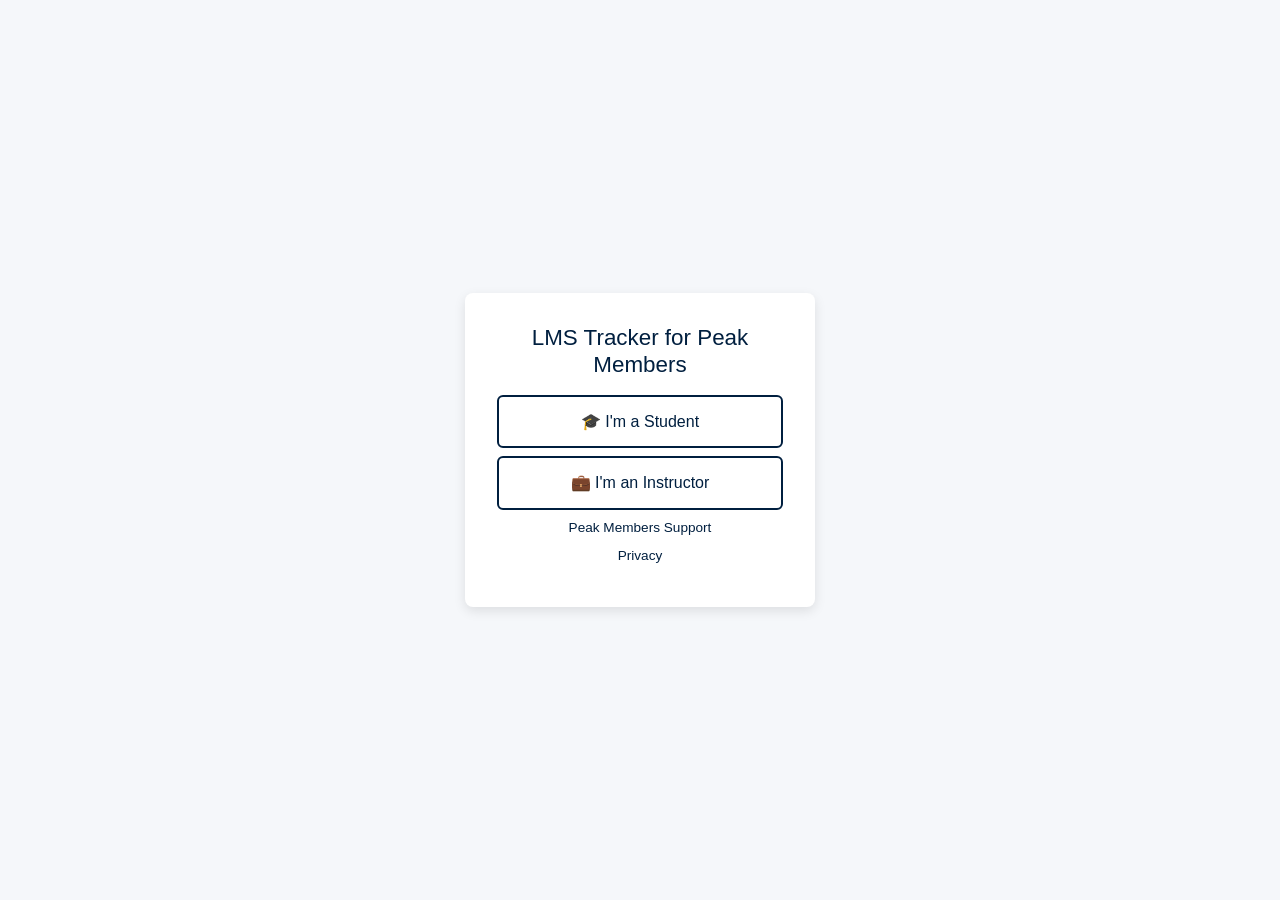
<file: Login Page 2.0/index.html>
<!doctype html>
<html lang="en">
  <head>
    <meta charset="UTF-8" />
    <title>LMS Login Page</title>
    <link rel="stylesheet" href="style.css" />

    <!-- Bootstrap CSS (CDN) -->
    <link
      href="https://cdn.jsdelivr.net/npm/bootstrap@5.3.2/dist/css/bootstrap.min.css"
      rel="stylesheet"
    />

    <!-- Your custom CSS -->
    <link rel="stylesheet" href="style.css" />
  </head>
  <body>
    <!-- Role Selection -->
    <div class="container" id="selection">
      <h1>LMS Tracker for Peak Members</h1>
      <button class="btn student" onclick="showStudentLogin()">
        🎓 I'm a Student
      </button>
      <button class="btn instructor" onclick="showInstructorLogin()">
        💼 I'm an Instructor
      </button>
      <a href="#" class="link">Peak Members Support</a>
      <a href="#" class="link">Privacy</a>
    </div>

    <!-- Student Login -->
    <div class="container" id="studentLogin" style="display: none">
      <h1>Student Access<br /><small>Peak Members Portal</small></h1>
      <div class="form-group">
        <label for="studentUsername">Username or Email</label>
        <input
          type="text"
          id="studentUsername"
          placeholder="Enter your Peak Member ID or email"
        />
      </div>
      <div class="form-group">
        <label for="studentPassword">Password</label>
        <input type="password" id="studentPassword" placeholder="********" />
      </div>
      <a href="#" class="link">Forgot password?</a>
      <p class="note">Peak Members: Use your organization credentials</p>
      <button class="btn active" onclick="login('student')">
        Sign In to Dashboard
      </button>
      <a href="#" class="link">New Peak Member? Contact administrator</a>
      <a href="#" class="link" onclick="backToSelection()"
        >← Back to selection</a
      >
    </div>

    <!-- Instructor Login -->
    <div class="container" id="instructorLogin" style="display: none">
      <h1>Instructor Access<br /><small>Peak Members Portal</small></h1>
      <div class="form-group">
        <label for="instructorUsername">Username or Email</label>
        <input
          type="text"
          id="instructorUsername"
          placeholder="Enter your Instructor ID or email"
        />
      </div>
      <div class="form-group">
        <label for="instructorPassword">Password</label>
        <input type="password" id="instructorPassword" placeholder="********" />
      </div>
      <a href="#" class="link">Forgot password?</a>
      <p class="note">Peak Members: Use your organization credentials</p>
      <button class="btn active" onclick="login('instructor')">
        Sign In to Dashboard
      </button>
      <a href="#" class="link">New Instructor? Contact administrator</a>
      <a href="#" class="link" onclick="backToSelection()"
        >← Back to selection</a
      >
    </div>

    <!-- Dashboard -->
    <div class="container" id="dashboard" style="display: none">
      <h1>LMS Tracker Dashboard</h1>
      <p class="dashboard">
        Welcome to Peak Members Portal<br />
        You have successfully logged in to the LMS Tracker Dashboard.<br />
        This is a placeholder dashboard. Your learning management content would
        appear here.
      </p>
    </div>

    <script src="script.js"></script>
    <!-- Bootstrap JS Bundle (CDN) -->
    <script src="https://cdn.jsdelivr.net/npm/bootstrap@5.3.2/dist/js/bootstrap.bundle.min.js"></script>

    <!-- Your custom JS -->
    <script src="script.js"></script>
  </body>
</html>
</file>
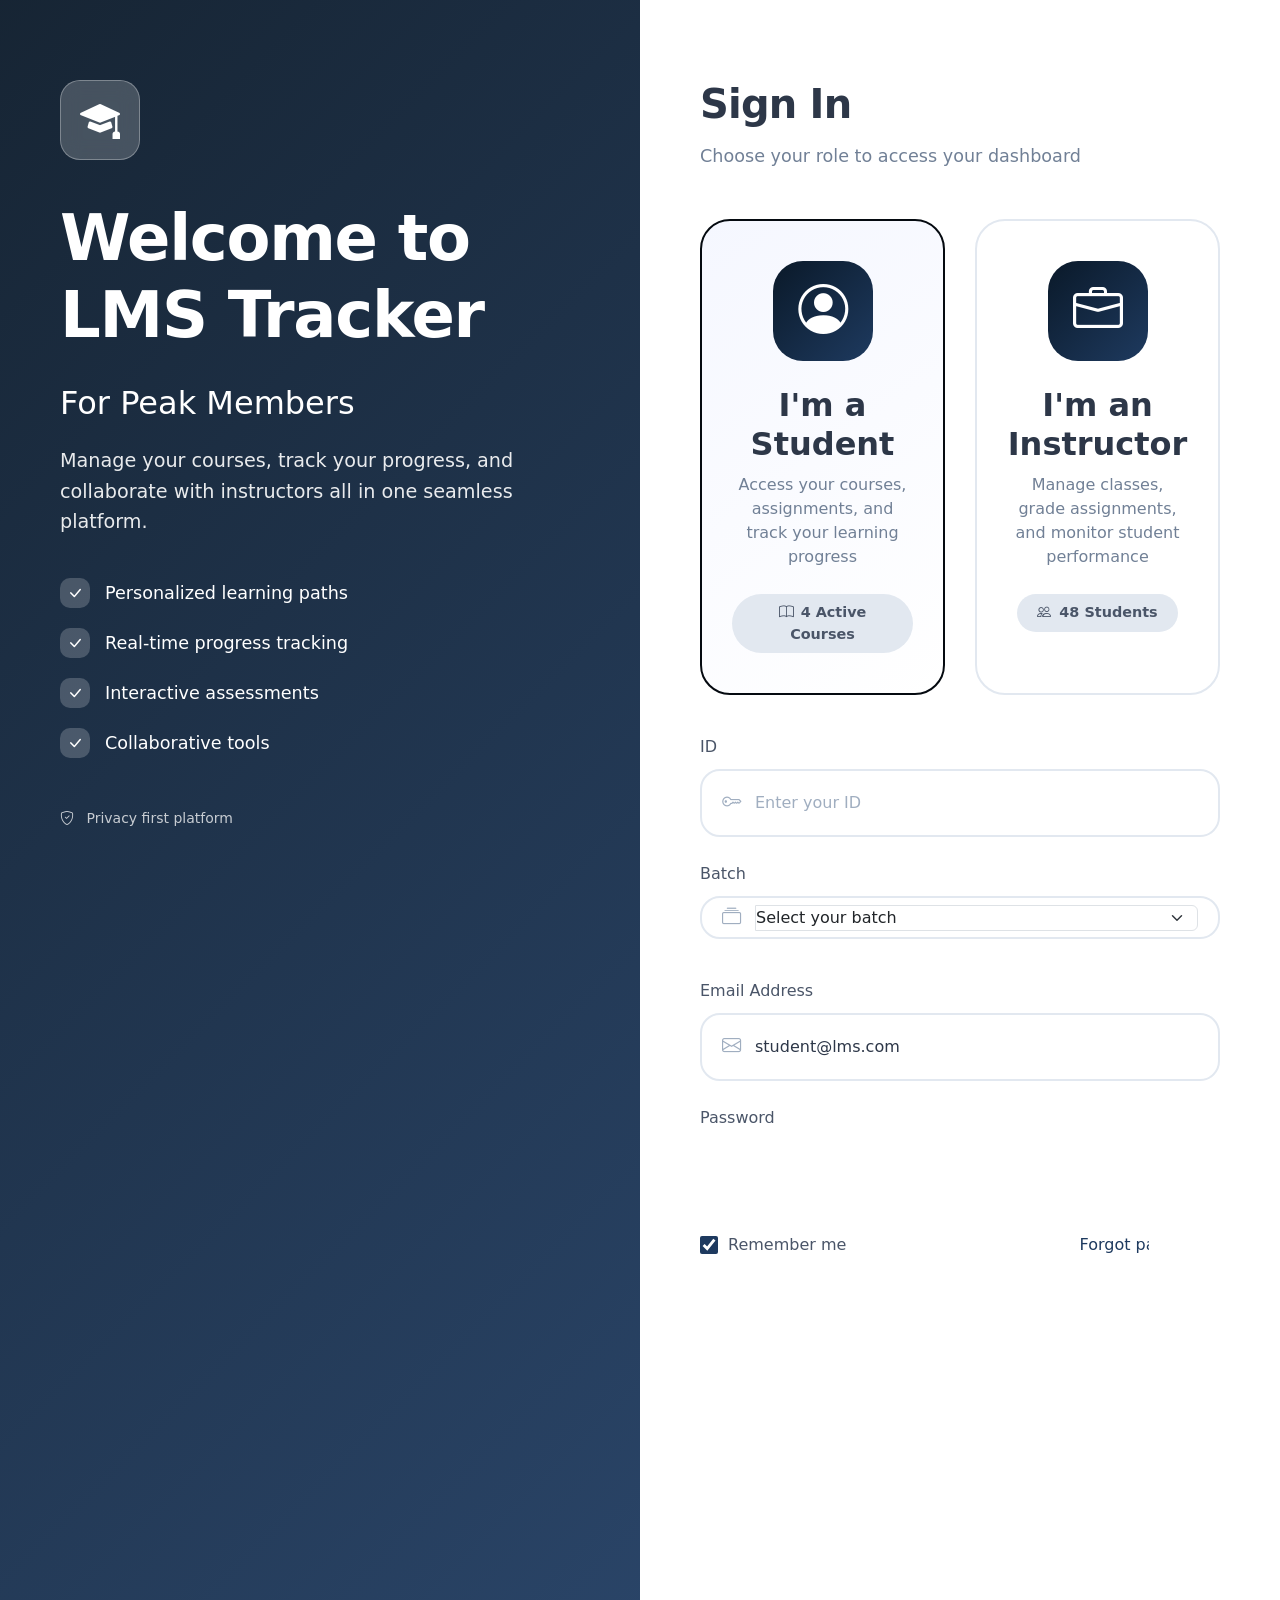
<file: login-page/index.html>
<!doctype html>
<html lang="en">
  <head>
    <meta charset="UTF-8" />
    <meta name="viewport" content="width=device-width, initial-scale=1.0" />
    <title>LMS Login-Page</title>

    <!-- Bootstrap 5 CSS CDN -->
    <link
      href="https://cdn.jsdelivr.net/npm/bootstrap@5.3.2/dist/css/bootstrap.min.css"
      rel="stylesheet"
    />
    <!-- Bootstrap Icons -->
    <link
      rel="stylesheet"
      href="https://cdn.jsdelivr.net/npm/bootstrap-icons@1.11.3/font/bootstrap-icons.min.css"
    />
    <!-- Google Fonts for Typography -->
    <link
      href="https://fonts.googleapis.com/css2?family=Inter:wght@300;400;500;600;700&display=swap"
      rel="stylesheet"
    />
    <!-- Custom CSS -->
    <link rel="stylesheet" href="styles.css" />
  </head>
  <body>
    <!-- Animated background elements for 8K depth -->
    <div class="bg-element bg-element-1"></div>
    <div class="bg-element bg-element-2"></div>
    <div class="bg-element bg-element-3"></div>

    <!-- Main login container -->
    <div class="login-container">
      <div class="dual-panel">
        <!-- Left panel - Welcome/Branding -->
        <div class="welcome-panel">
          <div class="brand-icon">
            <i class="bi bi-mortarboard-fill"></i>
          </div>
          <h1>Welcome to<br />LMS Tracker</h1>
          <h2>For Peak Members</h2>
          <br />
          <p>
            Manage your courses, track your progress, and collaborate with
            instructors all in one seamless platform.
          </p>

          <ul class="feature-list">
            <li><i class="bi bi-check-lg"></i> Personalized learning paths</li>
            <li><i class="bi bi-check-lg"></i> Real-time progress tracking</li>
            <li><i class="bi bi-check-lg"></i> Interactive assessments</li>
            <li><i class="bi bi-check-lg"></i> Collaborative tools</li>
          </ul>

          <div class="mt-5">
            <small class="opacity-75">
              <i class="bi bi-shield-check me-2"></i>
              Privacy first platform
            </small>
          </div>
        </div>

        <!-- Right panel - Login options -->
        <div class="login-panel">
          <div class="login-header">
            <h2>Sign In</h2>
            <p>Choose your role to access your dashboard</p>
          </div>

          <!-- Role Selection - Dual Option -->
          <div class="role-selection">
            <!-- Student Card -->
            <div class="role-card active" id="studentCard" data-role="student">
              <div class="role-icon">
                <i class="bi bi-person-circle"></i>
              </div>
              <h3>I'm a Student</h3>
              <p>
                Access your courses, assignments, and track your learning
                progress
              </p>
              <span class="role-badge">
                <i class="bi bi-book me-2"></i>4 Active Courses
              </span>
            </div>

            <!-- Instructor Card -->
            <div class="role-card" id="instructorCard" data-role="instructor">
              <div class="role-icon">
                <i class="bi bi-briefcase"></i>
              </div>
              <h3>I'm an Instructor</h3>
              <p>
                Manage classes, grade assignments, and monitor student
                performance
              </p>
              <span class="role-badge">
                <i class="bi bi-people me-2"></i>48 Students
              </span>
            </div>
          </div>

          <!-- Login Form -->
          <!-- Student Fields -->
          <div id="studentFields">
            <div class="form-group">
              <label>ID</label>
              <div class="input-group">
                <i class="bi bi-key"></i>
                <input type="text" placeholder="Enter your ID" id="studentId" />
              </div>
            </div>

            <div class="form-group">
              <label>Batch</label>
              <div class="input-group">
                <i class="bi bi-collection"></i>
                <select id="batch" class="form-select">
                  <option selected disabled>Select your batch</option>
                  <option>Batch 1</option>
                  <option>Batch 2</option>
                </select>
              </div>
            </div>
          </div>

          <form class="login-form" id="loginForm">
            <div class="form-group">
              <label>Email Address</label>
              <div class="input-group">
                <i class="bi bi-envelope"></i>
                <input
                  type="email"
                  placeholder="Enter your email"
                  id="email"
                  required
                />
              </div>
            </div>

            <div class="form-group">
              <label>Password</label>
              <div class="input-group">
                <i class="bi bi-lock"></i>
                <input
                  type="password"
                  placeholder="Enter your password"
                  id="password"
                  required
                />
                <i
                  class="bi bi-eye-slash toggle-password"
                  style="cursor: pointer; margin-left: 10px"
                ></i>
              </div>
            </div>

            <div class="form-options">
              <label class="remember-me">
                <input type="checkbox" checked />
                <span>Remember me</span>
              </label>
              <a href="#" class="forgot-link">Forgot password?</a>
            </div>

            <button type="submit" class="login-btn" id="loginBtn">
              Sign In as <span id="selectedRoleDisplay">Student</span>
            </button>

            <div class="signup-link">
              Don't have an account? <a href="#">Sign up now</a>
            </div>

            <div class="social-login">
              <p>Or continue with</p>
              <div class="social-icons">
                <a href="#" class="social-icon"><i class="bi bi-google"></i></a>
                <a href="#" class="social-icon"
                  ><i class="bi bi-microsoft"></i
                ></a>
                <a href="#" class="social-icon"><i class="bi bi-github"></i></a>
                <a href="#" class="social-icon"
                  ><i class="bi bi-linkedin"></i
                ></a>
              </div>
            </div>
          </form>
        </div>
      </div>
    </div>

    <!-- Bootstrap JS -->
    <script src="https://cdn.jsdelivr.net/npm/bootstrap@5.3.2/dist/js/bootstrap.bundle.min.js"></script>
    <!-- Custom JavaScript -->
    <script src="script.js"></script>
  </body>
</html>
</file>
<file: Login Page 2.0/style.css>
body {
  font-family: Arial, sans-serif;
  background: #f5f7fa;
  margin: 0;
  padding: 0;
  display: flex;
  justify-content: center;
  align-items: center;
  height: 100vh;
}

.container {
  background: #fff;
  padding: 2rem;
  border-radius: 8px;
  box-shadow: 0 4px 12px rgba(0,0,0,0.1);
  width: 350px;
  text-align: center;
}

h1 {
  font-size: 1.4rem;
  margin-bottom: 1rem;
  color: #001f3f; /* Navy Blue */
}

small {
  font-size: 0.9rem;
  color: #555;
}

.btn {
  display: block;
  width: 100%;
  padding: 0.8rem;
  margin: 0.5rem 0;
  border: 2px solid #001f3f;
  border-radius: 6px;
  font-size: 1rem;
  cursor: pointer;
  transition: background 0.3s, color 0.3s;
  background: #fff;
  color: #001f3f;
}

.btn:hover {
  background: #001f3f;
  color: #fff;
}

.btn.active {
  background: #001f3f;
  color: #fff;
}

.form-group {
  text-align: left;
  margin-bottom: 1rem;
}

label {
  display: block;
  font-size: 0.9rem;
  margin-bottom: 0.3rem;
  color: #001f3f;
}

input {
  width: 100%;
  padding: 0.6rem;
  border: 1px solid #ccc;
  border-radius: 6px;
  font-size: 1rem;
}

.link {
  display: block;
  margin: 0.5rem 0;
  font-size: 0.85rem;
  color: #001f3f;
  text-decoration: none;
}

.link:hover {
  text-decoration: underline;
}

.note {
  font-size: 0.85rem;
  color: #666;
}

.dashboard {
  font-size: 1rem;
  color: #333;
}
</file>
<file: login-page/styles.css>
@keyframes slideDown {
  from {
    opacity: 0;
    transform: translate(-50%, -20px);
  }
  to {
    opacity: 1;
    transform: translate(-50%, 0);
  }
}

.dual-panel {* {
    margin: 0;
    padding: 0;
    box-sizing: border-box;
}

body {
    font-family: "Inter", sans-serif;
    background: linear-gradient(135deg, #0a1929 0%, #1e3a5f 100%);
    min-height: 100vh;
    display: flex;
    align-items: center;
    justify-content: center;
    position: relative;
    overflow: hidden;
}

/* Animated background elements */
.bg-element {
    position: absolute;
    background: rgba(255, 255, 255, 0.05);
    border-radius: 50%;
    animation: float 20s infinite;
}

.bg-element-1 {
    width: 600px;
    height: 600px;
    top: -200px;
    right: -200px;
    background: radial-gradient(circle, rgba(255, 255, 255, 0.1) 0%, rgba(255, 255, 255, 0) 70%);
}

.bg-element-2 {
    width: 400px;
    height: 400px;
    bottom: -100px;
    left: -100px;
    background: radial-gradient(circle, rgba(255, 255, 255, 0.08) 0%, rgba(255, 255, 255, 0) 70%);
    animation-delay: -5s;
}

.bg-element-3 {
    width: 300px;
    height: 300px;
    top: 50%;
    left: 50%;
    transform: translate(-50%, -50%);
    background: radial-gradient(circle, rgba(255, 255, 255, 0.03) 0%, rgba(255, 255, 255, 0) 70%);
    animation-delay: -10s;
}

@keyframes float {
    0%, 100% {
        transform: translate(0, 0) rotate(0deg);
    }
    25% {
        transform: translate(50px, 50px) rotate(90deg);
    }
    50% {
        transform: translate(0, 100px) rotate(180deg);
    }
    75% {
        transform: translate(-50px, 50px) rotate(270deg);
    }
}

@keyframes slideUp {
    from {
        opacity: 0;
        transform: translateY(50px);
    }
    to {
        opacity: 1;
        transform: translateY(0);
    }
}

@keyframes slideDown {
    from {
        opacity: 0;
        transform: translate(-50%, -20px);
    }
    to {
        opacity: 1;
        transform: translate(-50%, 0);
    }
}

@keyframes spinner {
    to {
        transform: rotate(360deg);
    }
}

/* Main container with glassmorphism effect */
.login-container {
    width: 100%;
    max-width: 1200px; /* Reduced from 1400px */
    margin: 0 auto; /* This centers the container */
    padding: 20px;
    position: relative;
    z-index: 10;
}
/* Dual-panel layout */
.dual-panel {
    display: flex;
    background: rgba(255, 255, 255, 0.1);
    backdrop-filter: blur(20px);
    -webkit-backdrop-filter: blur(20px);
    border-radius: 50px;
    overflow: hidden;
    box-shadow: 0 50px 100px rgba(0, 0, 0, 0.3);
    border: 1px solid rgba(255, 255, 255, 0.2);
    animation: slideUp 0.8s ease;
    opacity: 1;
    transition: opacity 0.5s ease;
    margin: 0 auto; /* Add this line */
}

/* Left panel - Welcome/Branding */
.welcome-panel {
    flex: 1;
    padding: 80px 60px;
    background: linear-gradient(
    135deg,
    rgba(10, 25, 41, 0.95) 0%,
    rgba(30, 58, 95, 0.95) 100%
  );
    color: white;
    display: flex;
    flex-direction: column;
    justify-content: center;
}

.brand-icon {
    width: 80px;
    height: 80px;
    background: rgba(255, 255, 255, 0.2);
    border-radius: 20px;
    display: flex;
    align-items: center;
    justify-content: center;
    margin-bottom: 40px;
    border: 1px solid rgba(255, 255, 255, 0.3);
    backdrop-filter: blur(10px);
}

.brand-icon i {
    font-size: 40px;
    color: white;
}

.welcome-panel h1 {
    font-size: 4rem;
    font-weight: 700;
    line-height: 1.2;
    margin-bottom: 30px;
    letter-spacing: -0.02em;
}

.welcome-panel p {
    font-size: 1.2rem;
    opacity: 0.9;
    line-height: 1.6;
    margin-bottom: 40px;
    max-width: 500px;
}

.feature-list {
    list-style: none;
    padding: 0;
}

.feature-list li {
    display: flex;
    align-items: center;
    margin-bottom: 20px;
    font-size: 1.1rem;
}

.feature-list li i {
    width: 30px;
    height: 30px;
    background: rgba(255, 255, 255, 0.2);
    border-radius: 10px;
    display: flex;
    align-items: center;
    justify-content: center;
    margin-right: 15px;
    font-size: 16px;
}

/* Right panel - Login options */
.login-panel {
    flex: 1;
    padding: 80px 60px;
    background: rgba(255, 255, 255, 0.95);
    backdrop-filter: blur(20px);
    display: flex;
    flex-direction: column;
    justify-content: center;
}

.login-header {
    margin-bottom: 50px;
}

.login-header h2 {
    font-size: 2.5rem;
    font-weight: 700;
    color: #2d3748;
    margin-bottom: 15px;
    letter-spacing: -0.02em;
}

.login-header p {
    color: #718096;
    font-size: 1.1rem;
}

/* Role selection buttons - Main feature */
.role-selection {
    display: flex;
    gap: 30px;
    margin-bottom: 40px;
}

.role-card {
    flex: 1;
    background: white;
    border-radius: 30px;
    padding: 40px 30px;
    text-align: center;
    cursor: pointer;
    transition: all 0.3s cubic-bezier(0.4, 0, 0.2, 1);
    border: 2px solid #e2e8f0;
    position: relative;
    overflow: hidden;
}

.role-card::before {
    content: "";
    position: absolute;
    top: 0;
    left: 0;
    right: 0;
    height: 4px;
   background: linear-gradient(90deg, #0a1929, #1e3a5f);
    transform: scaleX(0);
    transition: transform 0.3s ease;
}

.role-card:hover {
    transform: translateY(-10px);
    border-color: #1e3a5f;
    box-shadow: 0 30px 60px rgba(10, 25, 41, 0.3);
}

.role-card:hover::before {
    transform: scaleX(1);
}

.role-card.active {
    border-color: #050a10;  /* Navy border */
    background: linear-gradient(145deg, #f5f7ff 0%, #ffffff 100%);
}

.role-card:active {
    transform: scale(0.98);
}

.role-icon {
    width: 100px;
    height: 100px;
    margin: 0 auto 25px;
    background: linear-gradient(135deg, #0a1929 0%, #1e3a5f 100%);
    border-radius: 30px;
    display: flex;
    align-items: center;
    justify-content: center;
    transition: all 0.3s ease;
}

.role-card:hover .role-icon {
    transform: scale(1.1) rotate(5deg);
}

.role-icon i {
    font-size: 50px;
    color: white;
}

.role-card h3 {
    font-size: 2rem;
    font-weight: 700;
    margin-bottom: 10px;
    color: #2d3748;
}

.role-card p {
    color: #718096;
    font-size: 1rem;
    margin-bottom: 25px;
}

.role-badge {
    display: inline-block;
    padding: 8px 20px;
    background: #e2e8f0;
    border-radius: 30px;
    color: #4a5568;
    font-size: 0.9rem;
    font-weight: 600;
    transition: all 0.3s ease;
}

.role-card:hover .role-badge {
    background: #182f4d;  /* or #0a1929 for darker navy */
    color: white;
}

/* Login form */
.login-form {
    margin-top: 40px;
}

.form-group {
    margin-bottom: 25px;
}

.form-group label {
    display: block;
    margin-bottom: 10px;
    color: #4a5568;
    font-weight: 500;
    font-size: 1rem;
}

.input-group {
    display: flex;
    align-items: center;
    background: white;
    border: 2px solid #e2e8f0;
    border-radius: 20px;
    padding: 5px 20px;
    transition: all 0.3s cubic-bezier(0.4, 0, 0.2, 1);
}

.input-group:focus-within {
    border-color: #1e3a5f;
    box-shadow: 0 0 0 4px rgba(102, 126, 234, 0.1);
}

.input-group i {
    color: #a0aec0;
    font-size: 1.2rem;
    margin-right: 15px;
    transition: color 0.3s ease;
}

.input-group:focus-within i {
    color: #1e3a5f;  /* or #0a1929 for darker navy */
}

.input-group input {
    flex: 1;
    padding: 15px 0;
    border: none;
    outline: none;
    font-size: 1rem;
    color: #2d3748;
    background: transparent;
}

.input-group input::placeholder {
    color: #a0aec0;
}

/* Remember me and forgot password */
.form-options {
    display: flex;
    justify-content: space-between;
    align-items: center;
    margin-bottom: 30px;
}

.remember-me {
    display: flex;
    align-items: center;
    gap: 10px;
    color: #4a5568;
    cursor: pointer;
}

.remember-me input[type="checkbox"] {
    width: 18px;
    height: 18px;
    accent-color: #1e3a5f;
}

.forgot-link {
    color: #1e3a5f;
    text-decoration: none;
    font-weight: 500;
    transition: color 0.3s ease;
}

.forgot-link:hover {
    color: #1e3a5f;
    text-decoration: underline;
}

/* Login button */
.login-btn {
    width: 100%;
    padding: 18px;
    background: linear-gradient(135deg, #0a1929 0%, #1e3a5f 100%);
    border: none;
    border-radius: 20px;
    color: white;
    font-size: 1.2rem;
    font-weight: 600;
    cursor: pointer;
    transition: all 0.3s ease;
    position: relative;
    overflow: hidden;
}

.login-btn::before {
    content: "";
    position: absolute;
    top: 0;
    left: -100%;
    width: 100%;
    height: 100%;
    background: linear-gradient(90deg, transparent, rgba(255, 255, 255, 0.2), transparent);
    transition: left 0.5s ease;
}

.login-btn:hover {
    transform: translateY(-2px);
    box-shadow: 0 20px 40px rgba(10, 25, 41, 0.4);
}

.login-btn:hover::before {
    left: 100%;
}

/* Sign up link */
.signup-link {
    text-align: center;
    margin-top: 30px;
    color: #1e3a5f;
}

.signup-link a {
    color: #1e3a5f;  /* or #0a1929 for darker navy */
    text-decoration: none;
    font-weight: 600;
    margin-left: 5px;
    transition: color 0.3s ease;
}

.signup-link a:hover {
    color: #0a1929;  /* darker navy on hover */
    text-decoration: underline;
}

/* Social login */
.social-login {
    margin-top: 40px;
    text-align: center;
}

.social-login p {
    color: #a0aec0;
    margin-bottom: 20px;
    position: relative;
}

.social-login p::before,
.social-login p::after {
    content: "";
    position: absolute;
    top: 50%;
    width: 30%;
    height: 1px;
    background: #e2e8f0;
}

.social-login p::before {
    left: 0;
}

.social-login p::after {
    right: 0;
}

.social-icons {
    display: flex;
    justify-content: center;
    gap: 15px;
}

.social-icon {
    width: 50px;
    height: 50px;
    background: white;
    border: 2px solid #e2e8f0;
    border-radius: 15px;
    display: flex;
    align-items: center;
    justify-content: center;
    color: #4a5568;
    font-size: 1.5rem;
    transition: all 0.3s ease;
    text-decoration: none;
}

.social-icon:hover {
    background: linear-gradient(135deg, #0a1929 0%, #1e3a5f 100%);
    border-color: transparent;
    color: white;
    transform: translateY(-5px) rotate(5deg);
    box-shadow: 0 10px 20px rgba(102, 126, 234, 0.3);
}

/* Notification styles */
.alert {
    position: fixed;
    top: 0;
    left: 50%;
    transform: translateX(-50%);
    margin-top: 1rem;
    padding: 1rem;
    border-radius: 10px;
    background: white;
    box-shadow: 0 10px 30px rgba(0, 0, 0, 0.2);
    z-index: 9999;
    animation: slideDown 0.3s ease;
    display: flex;
    align-items: center;
    gap: 10px;
}

.alert-success {
    background: #48bb78;
    color: white;
    border-left: 4px solid #2f855a;
}

.alert-danger {
    background: #f56565;
    color: white;
    border-left: 4px solid #c53030;
}

/* Loading animation for button */
.loading {
    position: relative;
    pointer-events: none;
    opacity: 0.8;
    color: transparent !important;
}

.loading::after {
    content: "";
    position: absolute;
    width: 20px;
    height: 20px;
    top: 50%;
    left: 50%;
    margin-left: -10px;
    margin-top: -10px;
    border: 2px solid white;
    border-top-color: transparent;
    border-radius: 50%;
    animation: spinner 0.6s linear infinite;
}

/* Responsive design */
@media (max-width: 1200px) {
    .welcome-panel h1 {
        font-size: 3rem;
    }
}

@media (max-width: 992px) {
  .dual-panel {
    flex-direction: row; /* ← Changed from 'column' to 'row' */
    border-radius: 30px;
  }
  
  .welcome-panel {
    padding: 40px 30px; /* Reduced padding for smaller screens */
  }
  
  .login-panel {
    padding: 40px 30px; /* Reduced padding for smaller screens */
  }
}

@media (max-width: 768px) {
    .role-selection {
        flex-direction: column;
    }

    .login-panel {
        padding: 40px 30px;
    }

    .welcome-panel h1 {
        font-size: 2.5rem;
    }

    .brand-icon {
        margin: 0 auto 30px;
    }
}

@media (max-width: 480px) {
    .form-options {
        flex-direction: column;
        gap: 15px;
        align-items: flex-start;
    }

    .role-card {
        padding: 30px 20px;
    }

    .role-icon {
        width: 80px;
        height: 80px;
    }

    .role-icon i {
        font-size: 40px;
    }
}

/* 8K resolution optimizations */
@media (min-width: 7680px) {
    .login-container {
        max-width: 70%;
    }

    .welcome-panel h1 {
        font-size: 6rem;
    }

    .welcome-panel p {
        font-size: 2rem;
    }

    .login-header h2 {
        font-size: 4rem;
    }

    .role-card h3 {
        font-size: 3rem;
    }

    .role-card p {
        font-size: 1.5rem;
    }

    .input-group input {
        font-size: 1.5rem;
    }

    .login-btn {
        font-size: 1.8rem;
    }
}
  opacity: 0;
  transition: opacity 0.5s ease;
}

.role-card {
  transition: all 0.3s cubic-bezier(0.4, 0, 0.2, 1);
}

.role-card:active {
  transform: scale(0.98);
}

.input-group {
  transition: all 0.3s cubic-bezier(0.4, 0, 0.2, 1);
}

/* Force side-by-side layout */
@media (min-width: 768px) {
  .dual-panel {
    display: flex !important;
    flex-direction: row !important;
  }
  
  .welcome-panel {
    flex: 1 !important;
    display: block !important;
  }
  
  .login-panel {
    flex: 1 !important;
    display: block !important;
  }
}
</file>
